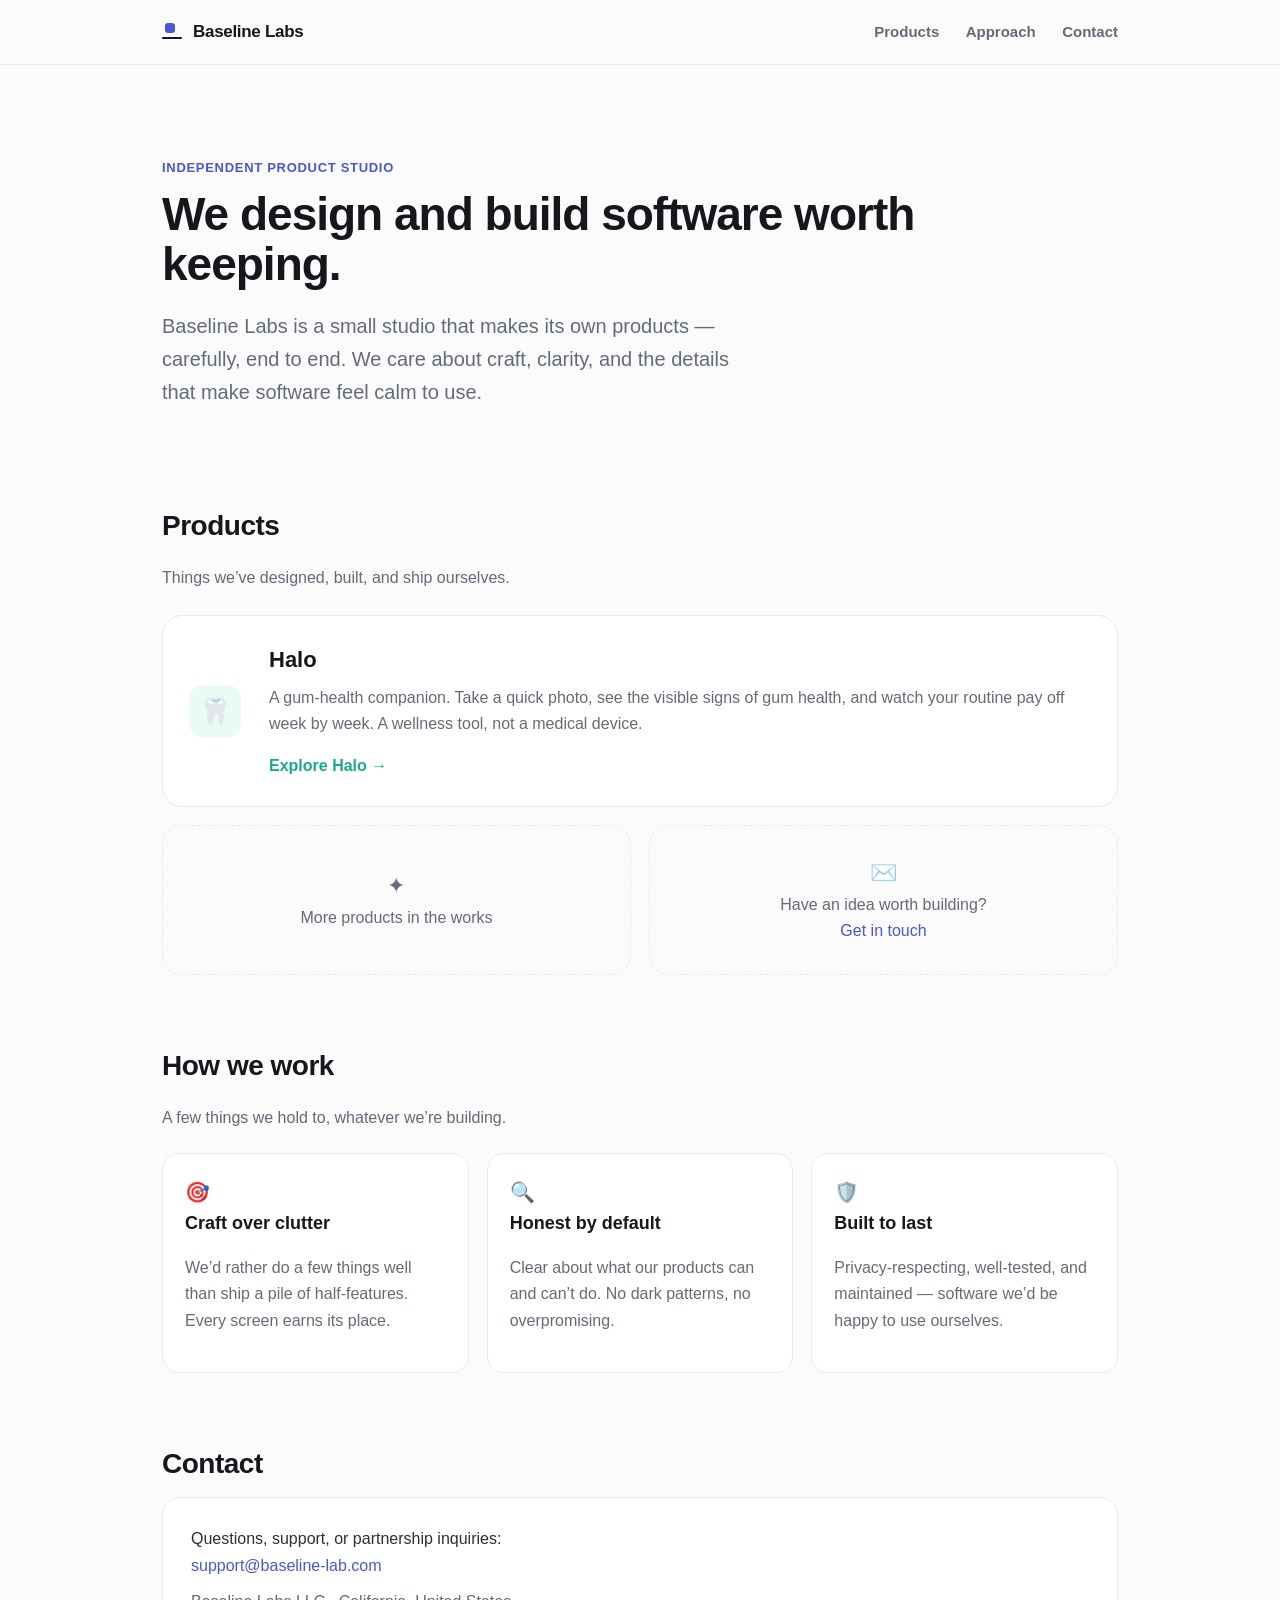
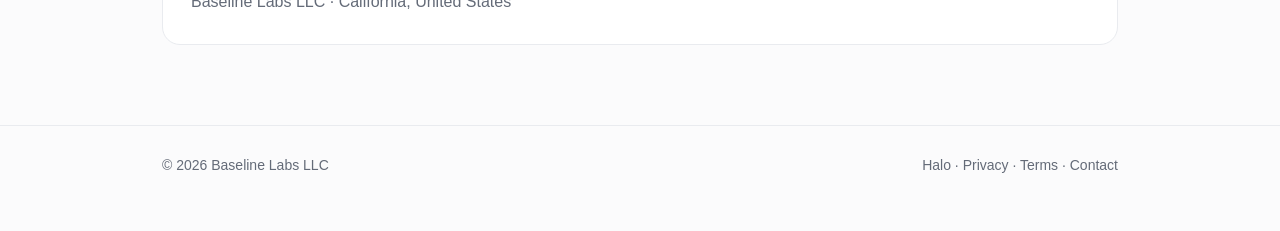
<file: index.html>
<!doctype html>
<html lang="en">
<head>
  <meta charset="utf-8" />
  <meta name="viewport" content="width=device-width, initial-scale=1" />
  <meta name="robots" content="noindex, nofollow, noarchive, nosnippet" />
  <title>Baseline Labs — an independent software product studio</title>
  <meta name="description" content="Baseline Labs is an independent studio that designs and builds its own software products. Our first app is Halo." />
  <link rel="stylesheet" href="/styles.css" />
</head>
<body>
  <header class="site-header">
    <div class="wrap">
      <a class="brand" href="/"><span class="mark"></span> Baseline Labs</a>
      <nav class="nav">
        <a href="#products">Products</a>
        <a href="#approach">Approach</a>
        <a href="#contact">Contact</a>
      </nav>
    </div>
  </header>

  <main>
    <div class="wrap">
      <section class="hero">
        <div class="eyebrow">Independent product studio</div>
        <h1>We design and build software worth keeping.</h1>
        <p class="lead">
          Baseline Labs is a small studio that makes its own products — carefully, end to end.
          We care about craft, clarity, and the details that make software feel calm to use.
        </p>
      </section>

      <section id="products">
        <div class="section-head">
          <h2>Products</h2>
          <p class="lead">Things we’ve designed, built, and ship ourselves.</p>
        </div>
        <div class="products">
          <a class="product-card featured theme-halo" href="/halo/">
            <div class="product-logo" style="background:var(--accent-soft)">🦷</div>
            <div class="pc-body">
              <h3>Halo</h3>
              <p>
                A gum-health companion. Take a quick photo, see the visible signs of gum health, and
                watch your routine pay off week by week. A wellness tool, not a medical device.
              </p>
              <div class="cta-row">Explore Halo →</div>
            </div>
          </a>

          <div class="more-card">
            <div>
              <div style="font-size:22px">✦</div>
              More products in the works
            </div>
          </div>
          <div class="more-card">
            <div>
              <div style="font-size:22px">✉️</div>
              Have an idea worth building?<br /><a href="#contact">Get in touch</a>
            </div>
          </div>
        </div>
      </section>

      <section id="approach">
        <div class="section-head">
          <h2>How we work</h2>
          <p class="lead">A few things we hold to, whatever we’re building.</p>
        </div>
        <div class="values">
          <div class="value">
            <div class="vi">🎯</div>
            <h3>Craft over clutter</h3>
            <p class="lead">We’d rather do a few things well than ship a pile of half-features. Every screen earns its place.</p>
          </div>
          <div class="value">
            <div class="vi">🔍</div>
            <h3>Honest by default</h3>
            <p class="lead">Clear about what our products can and can’t do. No dark patterns, no overpromising.</p>
          </div>
          <div class="value">
            <div class="vi">🛡️</div>
            <h3>Built to last</h3>
            <p class="lead">Privacy-respecting, well-tested, and maintained — software we’d be happy to use ourselves.</p>
          </div>
        </div>
      </section>

      <section id="contact">
        <h2>Contact</h2>
        <div class="contact">
          <p style="margin:0">
            Questions, support, or partnership inquiries:<br />
            <a href="mailto:support@baseline-lab.com">support@baseline-lab.com</a>
          </p>
          <p style="margin:10px 0 0; color:var(--muted)">Baseline Labs LLC · California, United States</p>
        </div>
      </section>
    </div>
  </main>

  <footer class="site-footer">
    <div class="wrap">
      <span>© 2026 Baseline Labs LLC</span>
      <span>
        <a href="/halo/">Halo</a> ·
        <a href="/halo/privacy.html">Privacy</a> ·
        <a href="/halo/terms.html">Terms</a> ·
        <a href="mailto:support@baseline-lab.com">Contact</a>
      </span>
    </div>
  </footer>
</body>
</html>
</file>
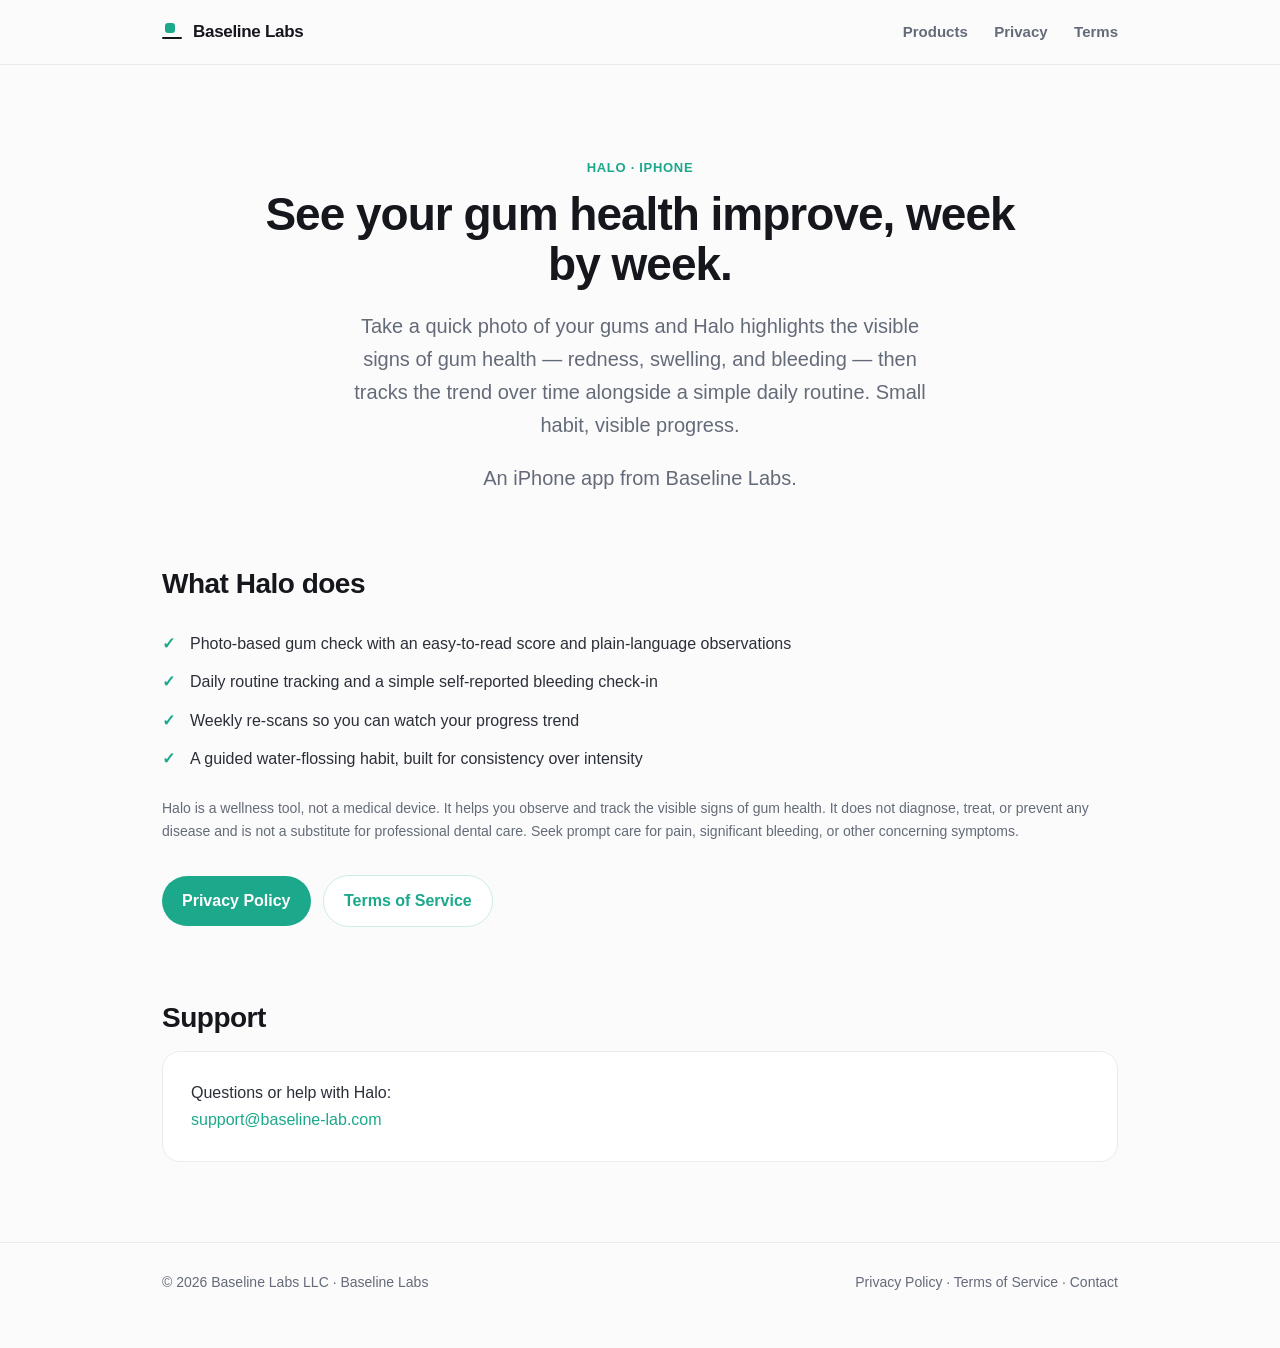
<file: halo/index.html>
<!doctype html>
<html lang="en">
<head>
  <meta charset="utf-8" />
  <meta name="viewport" content="width=device-width, initial-scale=1" />
  <meta name="robots" content="noindex, nofollow, noarchive, nosnippet" />
  <title>Halo — see your gum health improve, week by week</title>
  <meta name="description" content="Halo is a gum-health wellness app for iPhone. Take a quick photo, track the visible signs of gum health, and build a daily routine. A wellness tool, not a medical device." />
  <link rel="stylesheet" href="/styles.css" />
</head>
<body class="theme-halo">
  <header class="site-header">
    <div class="wrap">
      <a class="brand" href="/"><span class="mark"></span> Baseline Labs</a>
      <nav class="nav">
        <a href="/#products">Products</a>
        <a href="/halo/privacy.html">Privacy</a>
        <a href="/halo/terms.html">Terms</a>
      </nav>
    </div>
  </header>

  <main>
    <div class="wrap">
      <section class="hero" style="text-align:center; padding-bottom:12px">
        <div class="eyebrow">Halo · iPhone</div>
        <h1 style="margin-left:auto; margin-right:auto">See your gum health improve, week by week.</h1>
        <p class="lead" style="margin-left:auto; margin-right:auto">
          Take a quick photo of your gums and Halo highlights the visible signs of gum health —
          redness, swelling, and bleeding — then tracks the trend over time alongside a simple daily
          routine. Small habit, visible progress.
        </p>

        <p class="lead" style="margin-left:auto; margin-right:auto; color:var(--muted)">An iPhone app from Baseline Labs.</p>
      </section>

      <section>
        <div class="section-head">
          <h2>What Halo does</h2>
        </div>
        <ul class="feature-list">
          <li>Photo-based gum check with an easy-to-read score and plain-language observations</li>
          <li>Daily routine tracking and a simple self-reported bleeding check-in</li>
          <li>Weekly re-scans so you can watch your progress trend</li>
          <li>A guided water-flossing habit, built for consistency over intensity</li>
        </ul>
        <p class="disclaimer">
          Halo is a wellness tool, not a medical device. It helps you observe and track the visible signs of
          gum health. It does not diagnose, treat, or prevent any disease and is not a substitute for
          professional dental care. Seek prompt care for pain, significant bleeding, or other concerning
          symptoms.
        </p>
        <div>
          <a class="btn" href="/halo/privacy.html">Privacy Policy</a>
          <a class="btn ghost" href="/halo/terms.html">Terms of Service</a>
        </div>
      </section>

      <section id="contact">
        <h2>Support</h2>
        <div class="contact">
          <p style="margin:0">
            Questions or help with Halo:<br />
            <a href="mailto:support@baseline-lab.com">support@baseline-lab.com</a>
          </p>
        </div>
      </section>
    </div>
  </main>

  <footer class="site-footer">
    <div class="wrap">
      <span>© 2026 Baseline Labs LLC · <a href="/">Baseline Labs</a></span>
      <span>
        <a href="/halo/privacy.html">Privacy Policy</a> ·
        <a href="/halo/terms.html">Terms of Service</a> ·
        <a href="mailto:support@baseline-lab.com">Contact</a>
      </span>
    </div>
  </footer>
</body>
</html>
</file>
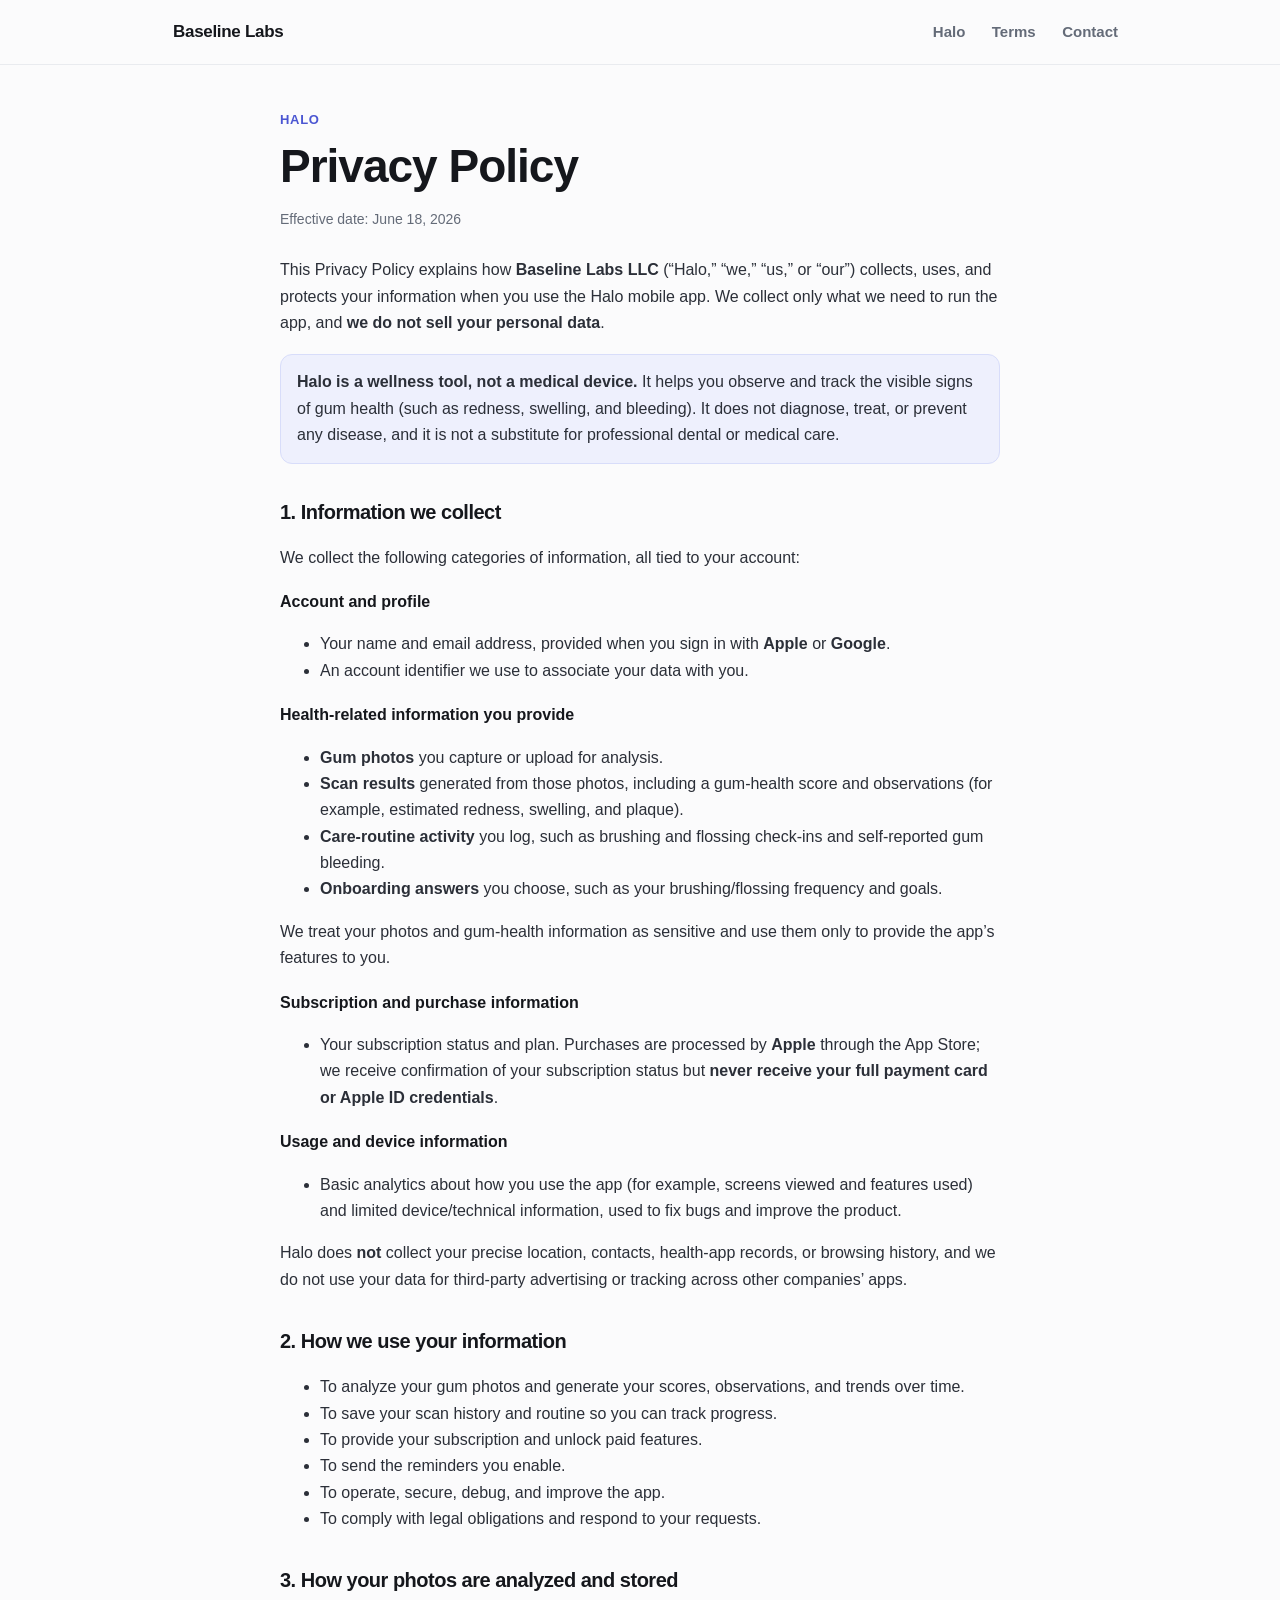
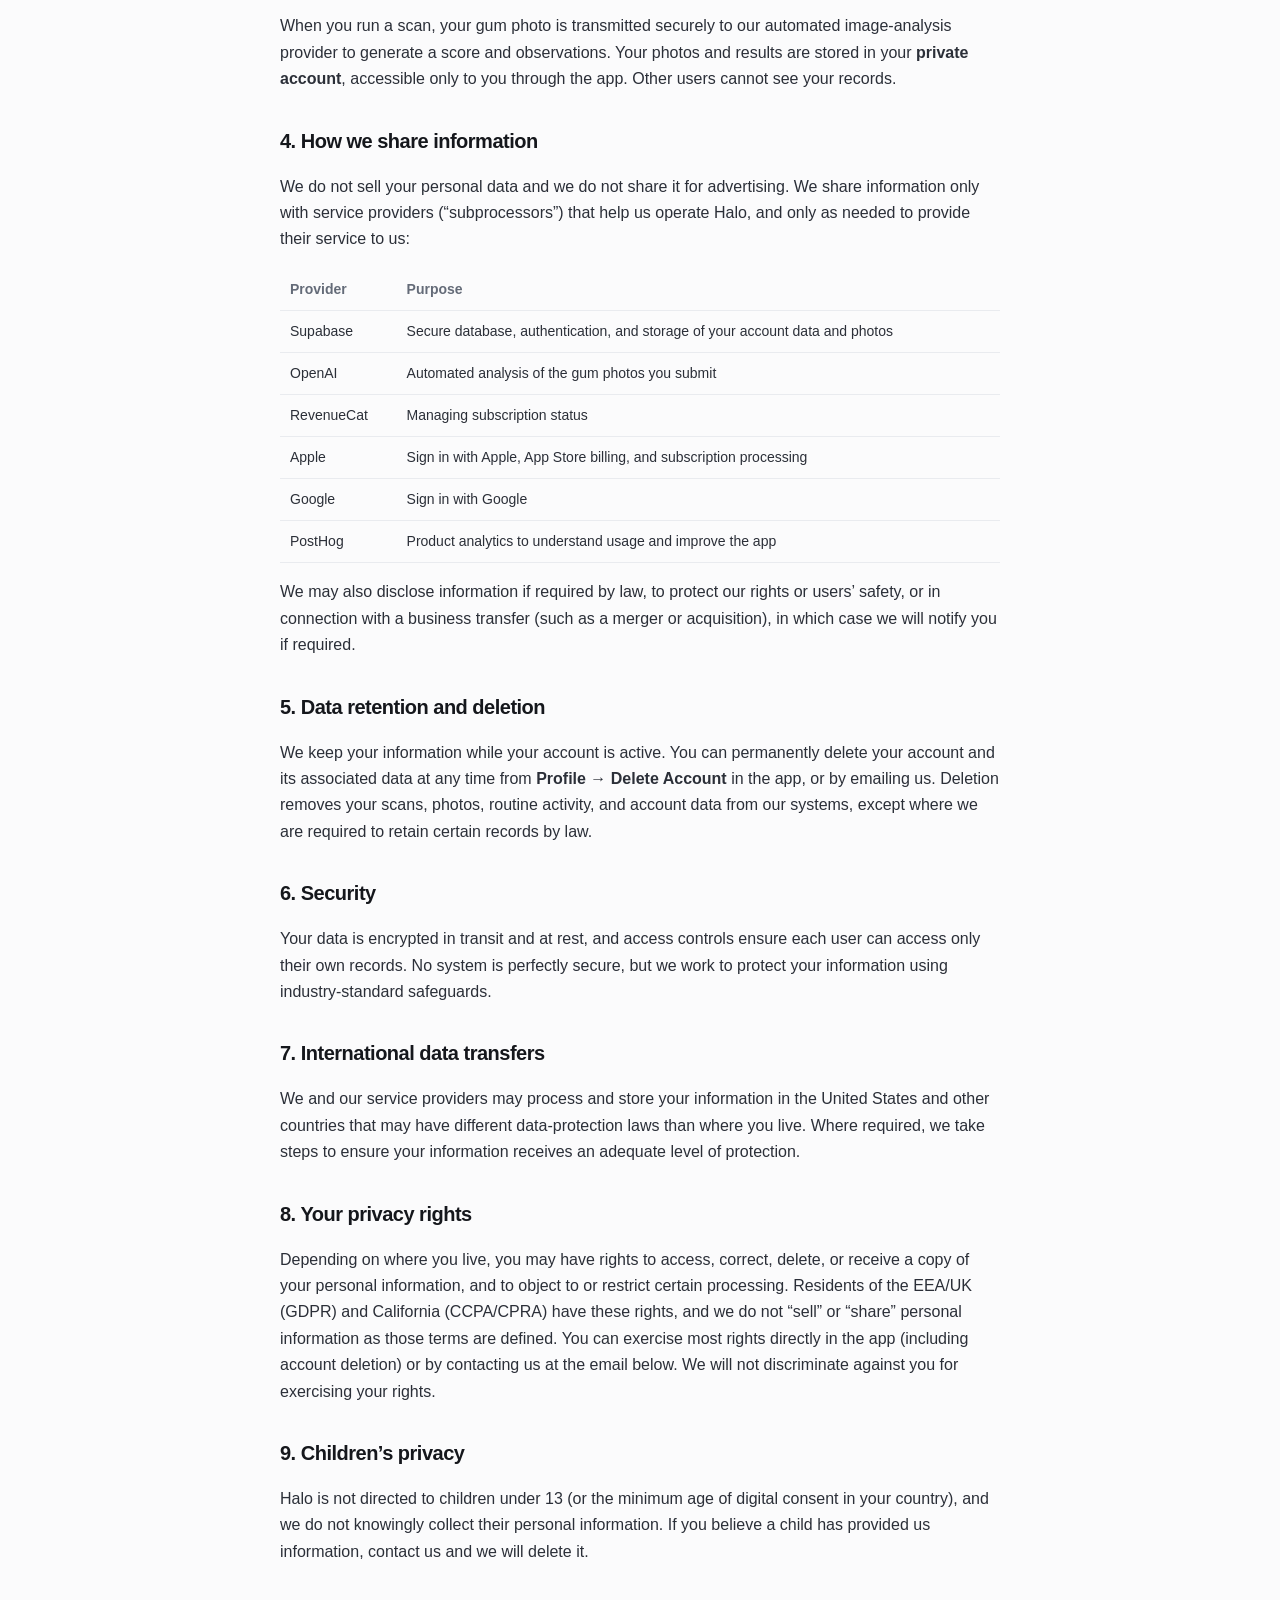
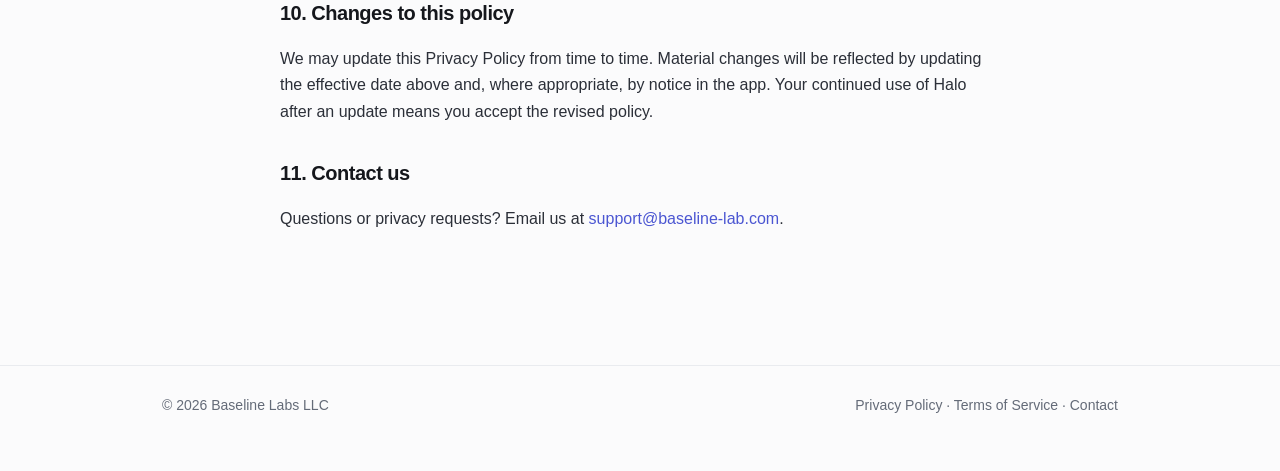
<file: privacy.html>
<!doctype html>
<!--
  Halo — Privacy Policy (hostable webpage for App Store Connect "Privacy Policy URL"
  and the Google OAuth consent screen). Plain-language policy reflecting the app's
  actual data flows. Have counsel review before relying on it.
-->
<html lang="en">
<head>
  <meta charset="utf-8" />
  <meta name="viewport" content="width=device-width, initial-scale=1" />
  <title>Privacy Policy — Halo</title>
  <link rel="stylesheet" href="styles.css" />
</head>
<body>
  <header class="site-header">
    <div class="wrap">
      <a class="brand" href="/"><span class="dot"></span> Baseline Labs</a>
      <nav class="nav">
        <a href="/#halo">Halo</a>
        <a href="terms.html">Terms</a>
        <a href="/#contact">Contact</a>
      </nav>
    </div>
  </header>

  <main class="wrap narrow legal">
    <div class="eyebrow">Halo</div>
    <h1>Privacy Policy</h1>
    <p class="meta">Effective date: June 18, 2026</p>

    <p>
      This Privacy Policy explains how <strong>Baseline Labs LLC</strong> (“Halo,” “we,” “us,” or “our”)
      collects, uses, and protects your information when you use the Halo mobile app. We collect only what
      we need to run the app, and <strong>we do not sell your personal data</strong>.
    </p>

    <div class="callout">
      <strong>Halo is a wellness tool, not a medical device.</strong> It helps you observe and track the
      visible signs of gum health (such as redness, swelling, and bleeding). It does not diagnose, treat, or
      prevent any disease, and it is not a substitute for professional dental or medical care.
    </div>

    <h2>1. Information we collect</h2>
    <p>We collect the following categories of information, all tied to your account:</p>

    <h3>Account and profile</h3>
    <ul>
      <li>Your name and email address, provided when you sign in with <strong>Apple</strong> or <strong>Google</strong>.</li>
      <li>An account identifier we use to associate your data with you.</li>
    </ul>

    <h3>Health-related information you provide</h3>
    <ul>
      <li><strong>Gum photos</strong> you capture or upload for analysis.</li>
      <li><strong>Scan results</strong> generated from those photos, including a gum-health score and observations (for example, estimated redness, swelling, and plaque).</li>
      <li><strong>Care-routine activity</strong> you log, such as brushing and flossing check-ins and self-reported gum bleeding.</li>
      <li><strong>Onboarding answers</strong> you choose, such as your brushing/flossing frequency and goals.</li>
    </ul>
    <p>We treat your photos and gum-health information as sensitive and use them only to provide the app’s features to you.</p>

    <h3>Subscription and purchase information</h3>
    <ul>
      <li>Your subscription status and plan. Purchases are processed by <strong>Apple</strong> through the App Store; we receive confirmation of your subscription status but <strong>never receive your full payment card or Apple ID credentials</strong>.</li>
    </ul>

    <h3>Usage and device information</h3>
    <ul>
      <li>Basic analytics about how you use the app (for example, screens viewed and features used) and limited device/technical information, used to fix bugs and improve the product.</li>
    </ul>

    <p>
      Halo does <strong>not</strong> collect your precise location, contacts, health-app records, or browsing
      history, and we do not use your data for third-party advertising or tracking across other companies’ apps.
    </p>

    <h2>2. How we use your information</h2>
    <ul>
      <li>To analyze your gum photos and generate your scores, observations, and trends over time.</li>
      <li>To save your scan history and routine so you can track progress.</li>
      <li>To provide your subscription and unlock paid features.</li>
      <li>To send the reminders you enable.</li>
      <li>To operate, secure, debug, and improve the app.</li>
      <li>To comply with legal obligations and respond to your requests.</li>
    </ul>

    <h2>3. How your photos are analyzed and stored</h2>
    <p>
      When you run a scan, your gum photo is transmitted securely to our automated image-analysis provider to
      generate a score and observations. Your photos and results are stored in your <strong>private account</strong>,
      accessible only to you through the app. Other users cannot see your records.
    </p>

    <h2>4. How we share information</h2>
    <p>
      We do not sell your personal data and we do not share it for advertising. We share information only with
      service providers (“subprocessors”) that help us operate Halo, and only as needed to provide their service to us:
    </p>
    <table>
      <tr><th>Provider</th><th>Purpose</th></tr>
      <tr><td>Supabase</td><td>Secure database, authentication, and storage of your account data and photos</td></tr>
      <tr><td>OpenAI</td><td>Automated analysis of the gum photos you submit</td></tr>
      <tr><td>RevenueCat</td><td>Managing subscription status</td></tr>
      <tr><td>Apple</td><td>Sign in with Apple, App Store billing, and subscription processing</td></tr>
      <tr><td>Google</td><td>Sign in with Google</td></tr>
      <tr><td>PostHog</td><td>Product analytics to understand usage and improve the app</td></tr>
    </table>
    <p>
      We may also disclose information if required by law, to protect our rights or users’ safety, or in
      connection with a business transfer (such as a merger or acquisition), in which case we will notify you
      if required.
    </p>

    <h2>5. Data retention and deletion</h2>
    <p>
      We keep your information while your account is active. You can permanently delete your account and its
      associated data at any time from <strong>Profile → Delete Account</strong> in the app, or by emailing us.
      Deletion removes your scans, photos, routine activity, and account data from our systems, except where we
      are required to retain certain records by law.
    </p>

    <h2>6. Security</h2>
    <p>
      Your data is encrypted in transit and at rest, and access controls ensure each user can access only their
      own records. No system is perfectly secure, but we work to protect your information using industry-standard
      safeguards.
    </p>

    <h2>7. International data transfers</h2>
    <p>
      We and our service providers may process and store your information in the United States and other
      countries that may have different data-protection laws than where you live. Where required, we take steps
      to ensure your information receives an adequate level of protection.
    </p>

    <h2>8. Your privacy rights</h2>
    <p>
      Depending on where you live, you may have rights to access, correct, delete, or receive a copy of your
      personal information, and to object to or restrict certain processing. Residents of the EEA/UK (GDPR) and
      California (CCPA/CPRA) have these rights, and we do not “sell” or “share” personal information as those
      terms are defined. You can exercise most rights directly in the app (including account deletion) or by
      contacting us at the email below. We will not discriminate against you for exercising your rights.
    </p>

    <h2>9. Children’s privacy</h2>
    <p>
      Halo is not directed to children under 13 (or the minimum age of digital consent in your country), and we
      do not knowingly collect their personal information. If you believe a child has provided us information,
      contact us and we will delete it.
    </p>

    <h2>10. Changes to this policy</h2>
    <p>
      We may update this Privacy Policy from time to time. Material changes will be reflected by updating the
      effective date above and, where appropriate, by notice in the app. Your continued use of Halo after an
      update means you accept the revised policy.
    </p>

    <h2>11. Contact us</h2>
    <p>
      Questions or privacy requests? Email us at
      <a href="mailto:support@baseline-lab.com">support@baseline-lab.com</a>.
    </p>
  </main>

  <footer class="site-footer">
    <div class="wrap">
      <span>© 2026 Baseline Labs LLC</span>
      <span>
        <a href="privacy.html">Privacy Policy</a> ·
        <a href="terms.html">Terms of Service</a> ·
        <a href="mailto:support@baseline-lab.com">Contact</a>
      </span>
    </div>
  </footer>
</body>
</html>
</file>
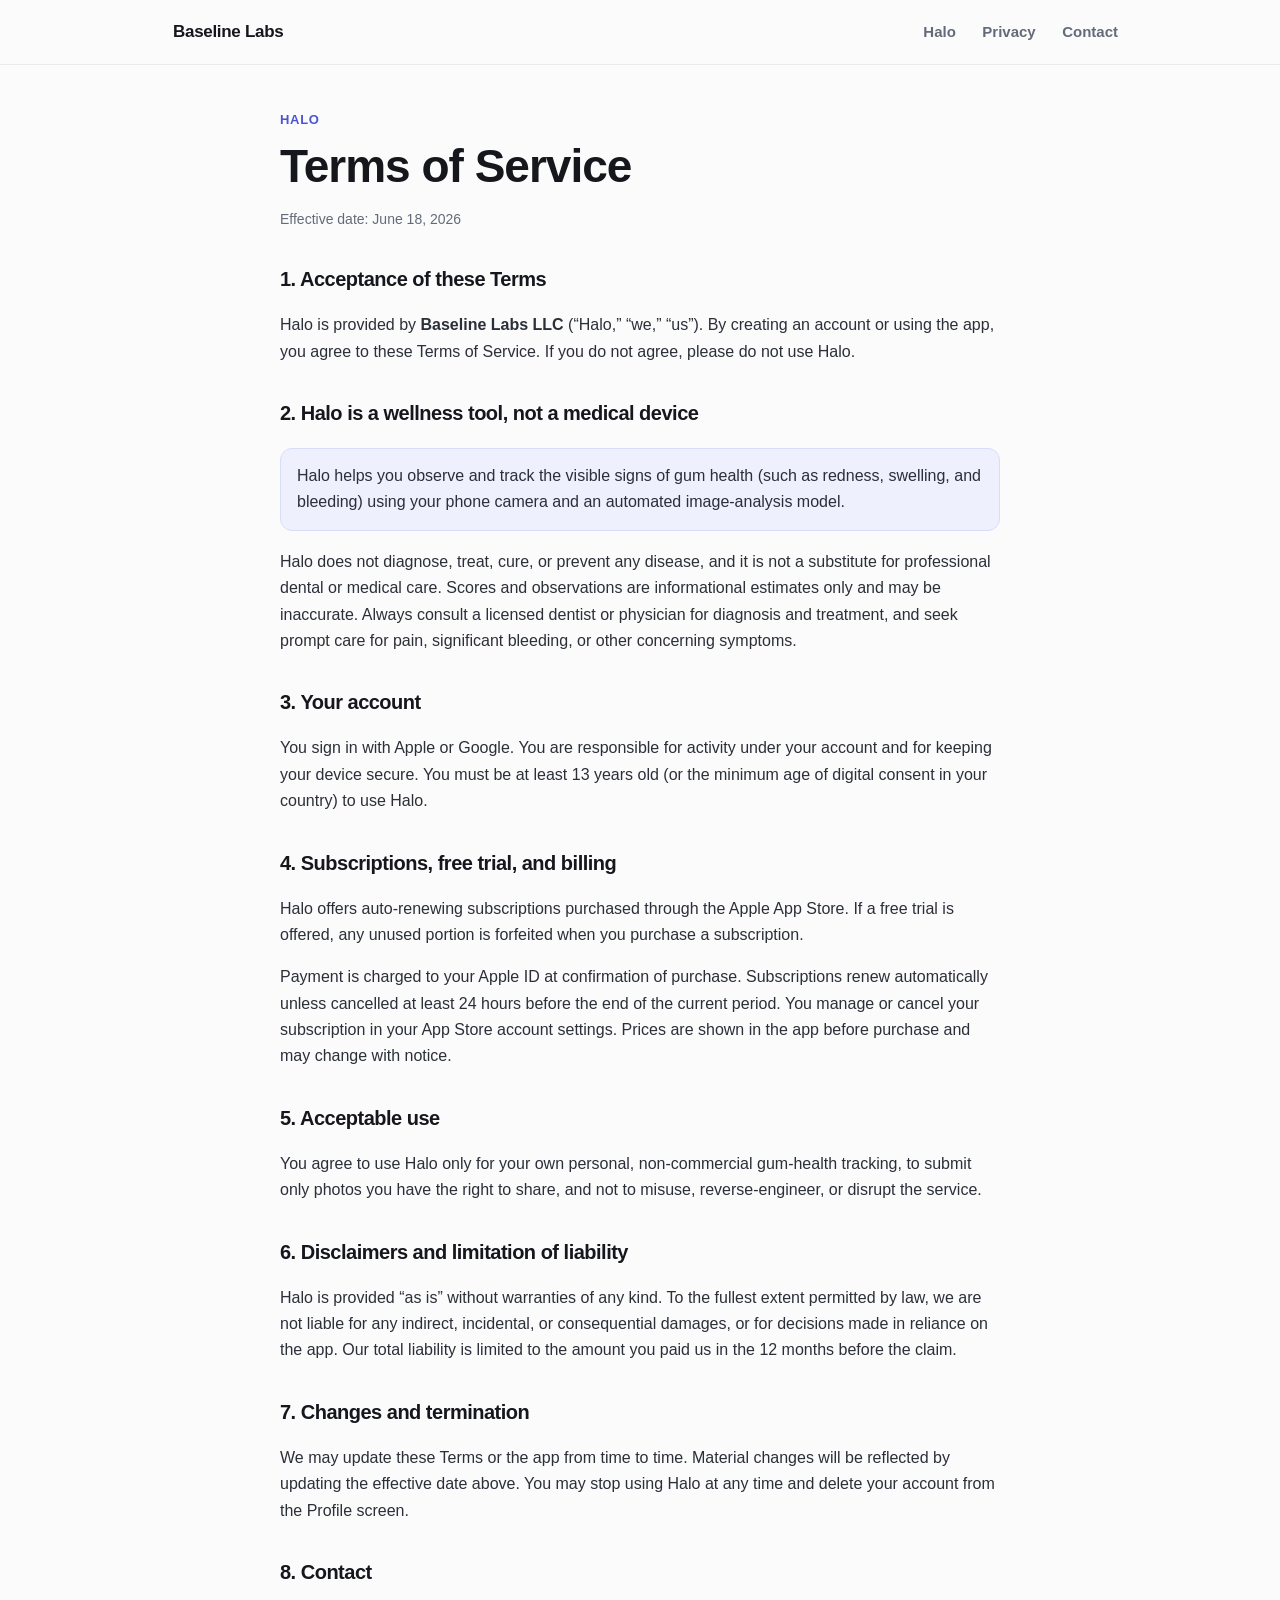
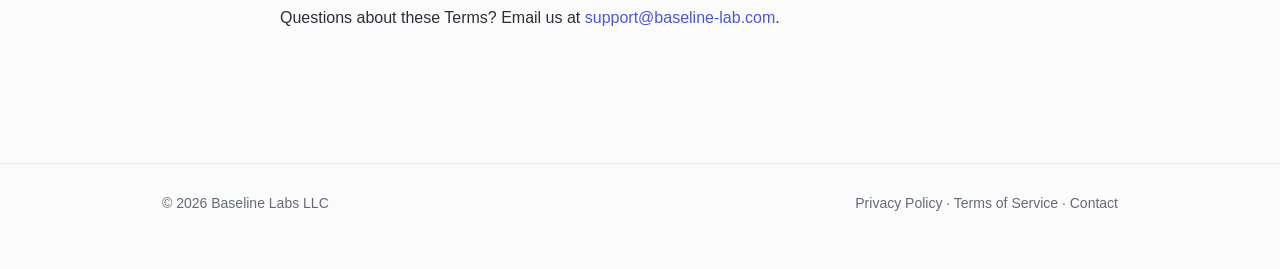
<file: terms.html>
<!doctype html>
<html lang="en">
<head>
  <meta charset="utf-8" />
  <meta name="viewport" content="width=device-width, initial-scale=1" />
  <title>Terms of Service — Halo</title>
  <link rel="stylesheet" href="styles.css" />
</head>
<body>
  <header class="site-header">
    <div class="wrap">
      <a class="brand" href="/"><span class="dot"></span> Baseline Labs</a>
      <nav class="nav">
        <a href="/#halo">Halo</a>
        <a href="privacy.html">Privacy</a>
        <a href="/#contact">Contact</a>
      </nav>
    </div>
  </header>

  <main class="wrap narrow legal">
    <div class="eyebrow">Halo</div>
    <h1>Terms of Service</h1>
    <p class="meta">Effective date: June 18, 2026</p>

    <h2>1. Acceptance of these Terms</h2>
    <p>
      Halo is provided by <strong>Baseline Labs LLC</strong> (“Halo,” “we,” “us”). By creating an account or
      using the app, you agree to these Terms of Service. If you do not agree, please do not use Halo.
    </p>

    <h2>2. Halo is a wellness tool, not a medical device</h2>
    <div class="callout">
      Halo helps you observe and track the visible signs of gum health (such as redness, swelling, and
      bleeding) using your phone camera and an automated image-analysis model.
    </div>
    <p>
      Halo does not diagnose, treat, cure, or prevent any disease, and it is not a substitute for
      professional dental or medical care. Scores and observations are informational estimates only and may
      be inaccurate. Always consult a licensed dentist or physician for diagnosis and treatment, and seek
      prompt care for pain, significant bleeding, or other concerning symptoms.
    </p>

    <h2>3. Your account</h2>
    <p>
      You sign in with Apple or Google. You are responsible for activity under your account and for keeping
      your device secure. You must be at least 13 years old (or the minimum age of digital consent in your
      country) to use Halo.
    </p>

    <h2>4. Subscriptions, free trial, and billing</h2>
    <p>
      Halo offers auto-renewing subscriptions purchased through the Apple App Store. If a free trial is
      offered, any unused portion is forfeited when you purchase a subscription.
    </p>
    <p>
      Payment is charged to your Apple ID at confirmation of purchase. Subscriptions renew automatically
      unless cancelled at least 24 hours before the end of the current period. You manage or cancel your
      subscription in your App Store account settings. Prices are shown in the app before purchase and may
      change with notice.
    </p>

    <h2>5. Acceptable use</h2>
    <p>
      You agree to use Halo only for your own personal, non-commercial gum-health tracking, to submit only
      photos you have the right to share, and not to misuse, reverse-engineer, or disrupt the service.
    </p>

    <h2>6. Disclaimers and limitation of liability</h2>
    <p>
      Halo is provided “as is” without warranties of any kind. To the fullest extent permitted by law, we are
      not liable for any indirect, incidental, or consequential damages, or for decisions made in reliance on
      the app. Our total liability is limited to the amount you paid us in the 12 months before the claim.
    </p>

    <h2>7. Changes and termination</h2>
    <p>
      We may update these Terms or the app from time to time. Material changes will be reflected by updating
      the effective date above. You may stop using Halo at any time and delete your account from the Profile
      screen.
    </p>

    <h2>8. Contact</h2>
    <p>Questions about these Terms? Email us at <a href="mailto:support@baseline-lab.com">support@baseline-lab.com</a>.</p>
  </main>

  <footer class="site-footer">
    <div class="wrap">
      <span>© 2026 Baseline Labs LLC</span>
      <span>
        <a href="privacy.html">Privacy Policy</a> ·
        <a href="terms.html">Terms of Service</a> ·
        <a href="mailto:support@baseline-lab.com">Contact</a>
      </span>
    </div>
  </footer>
</body>
</html>
</file>
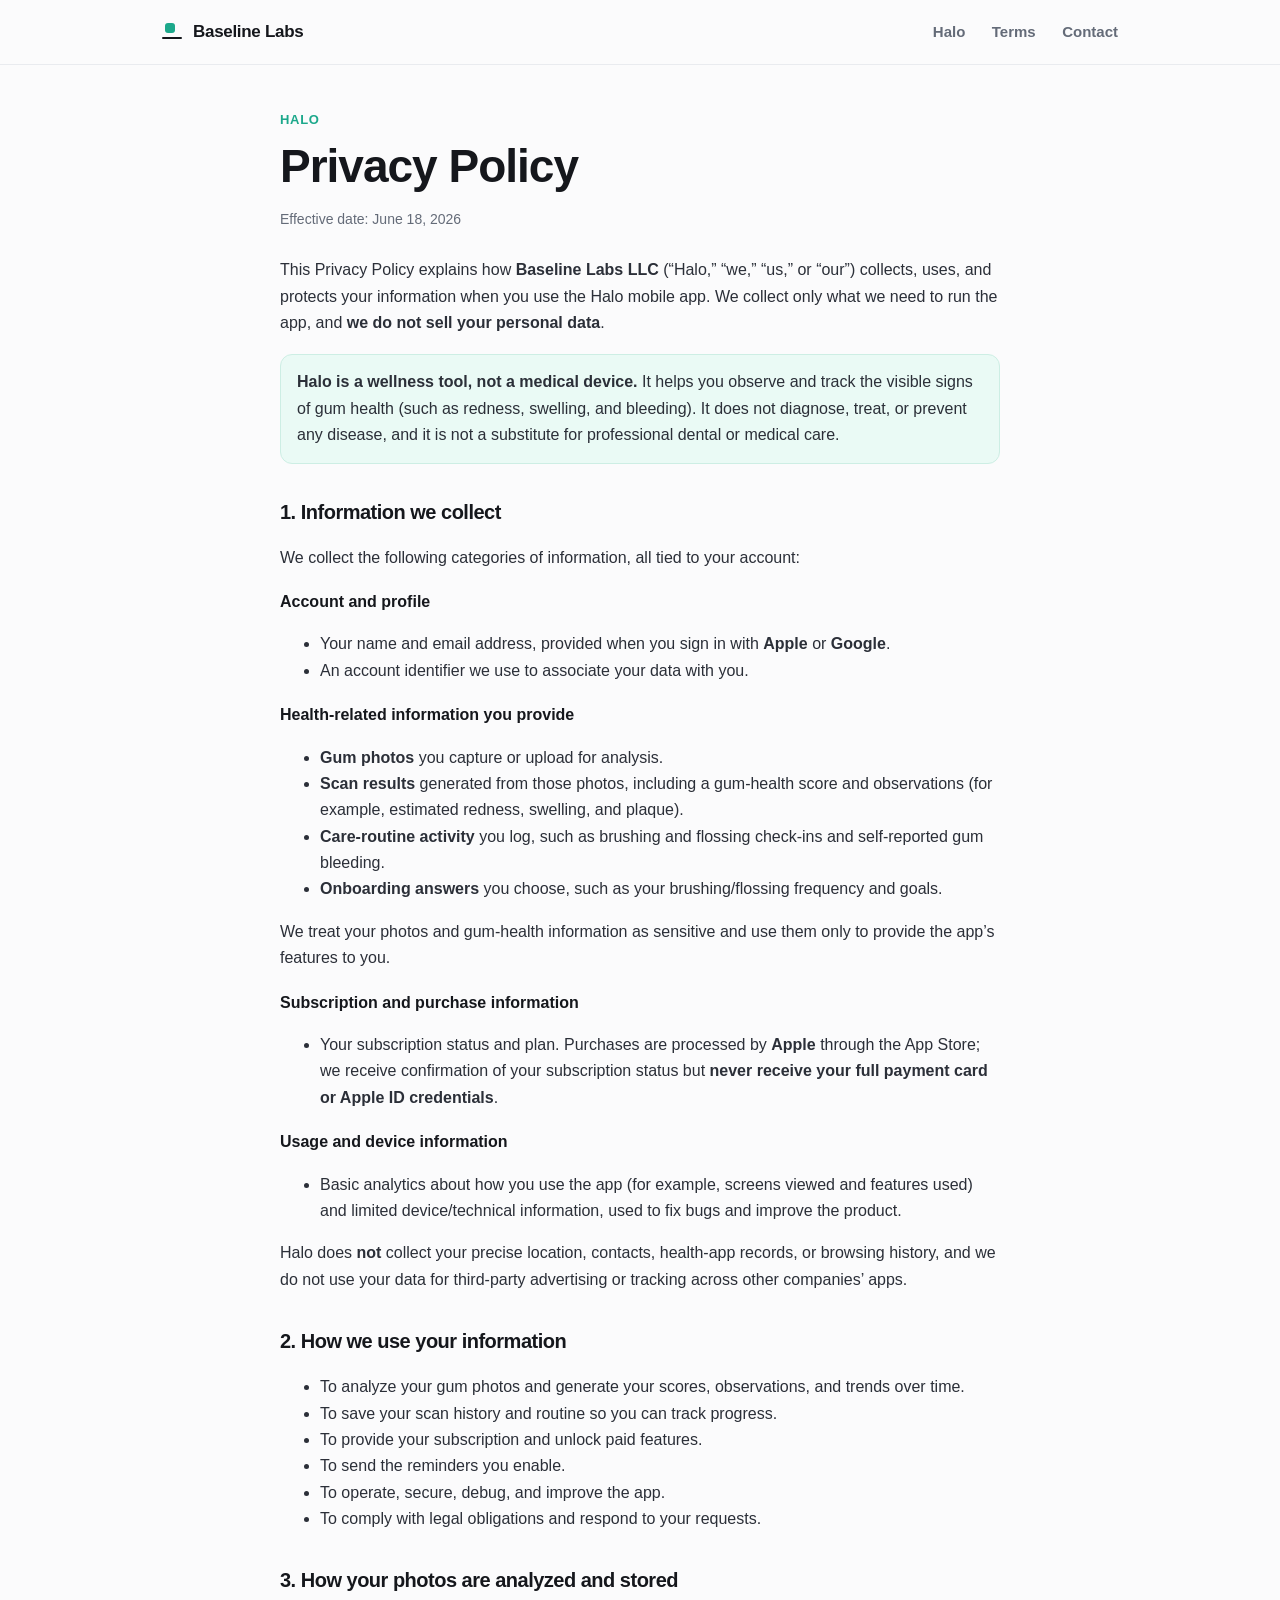
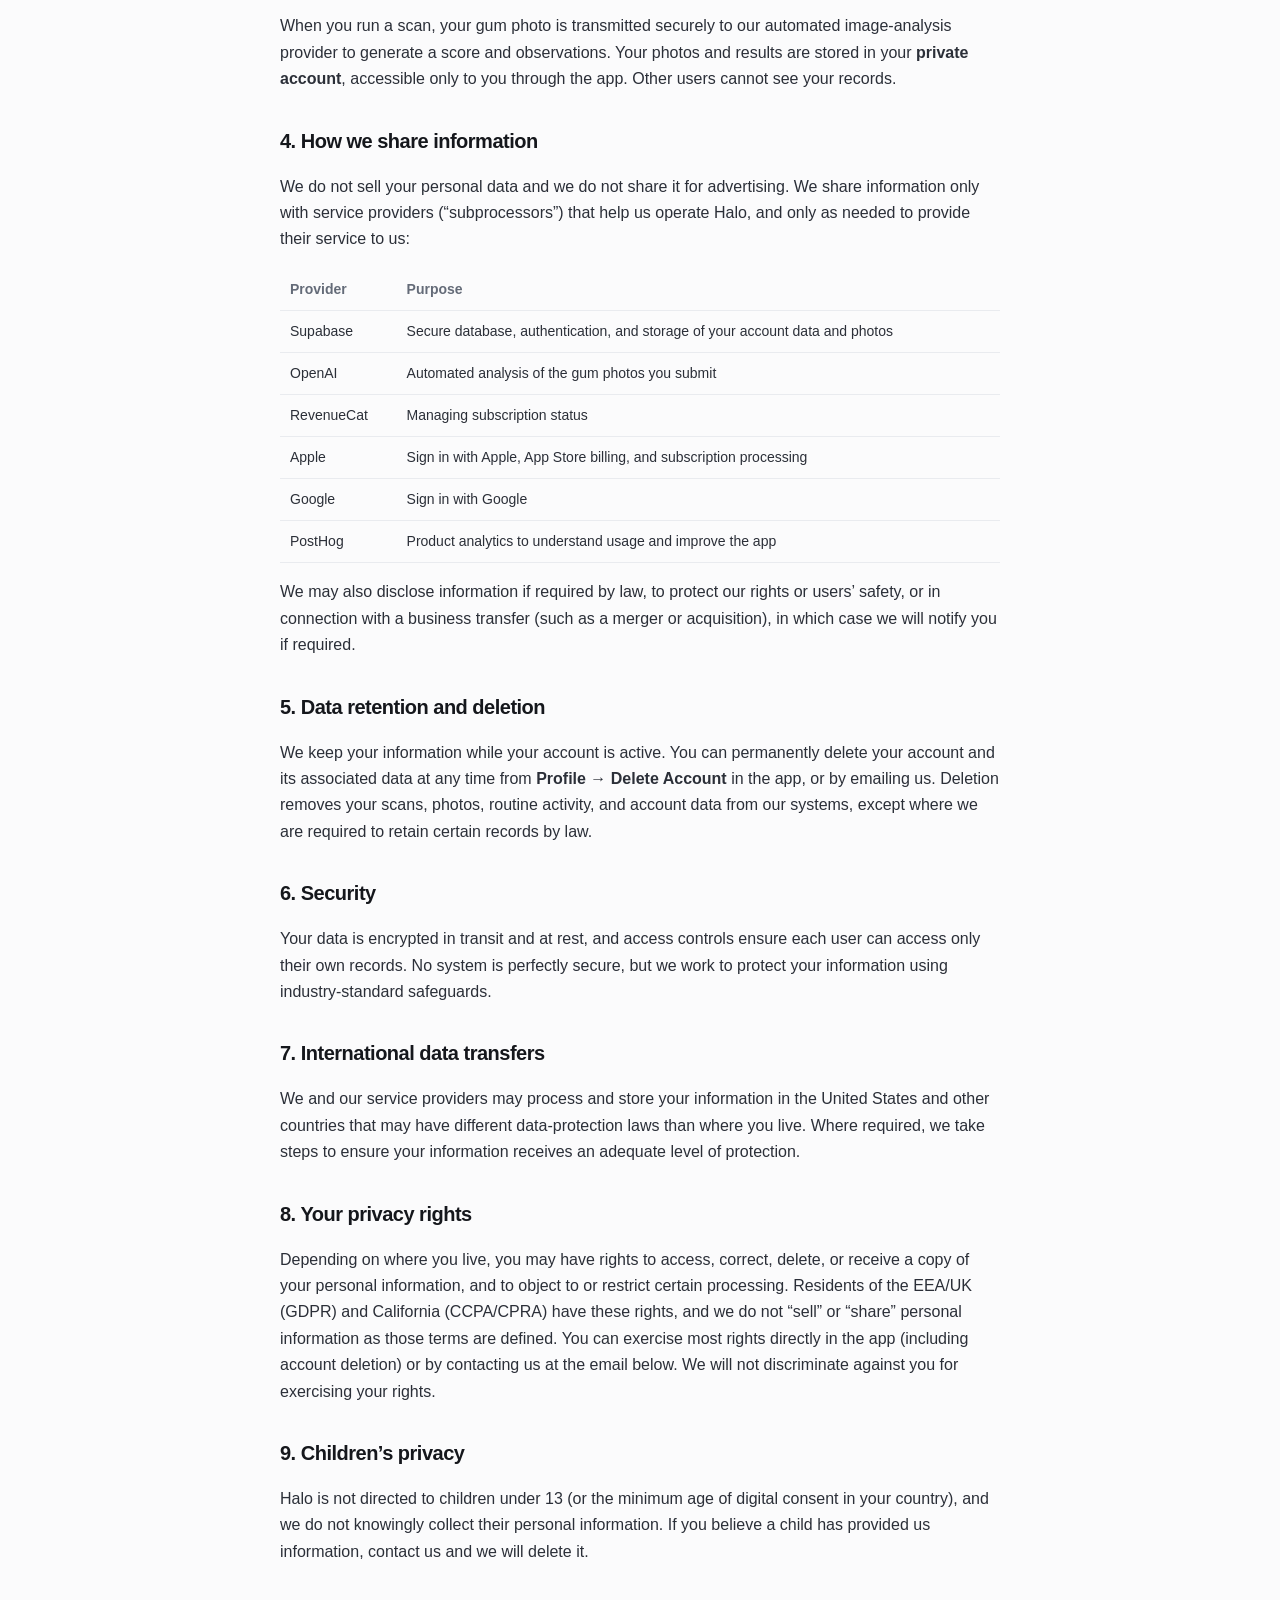
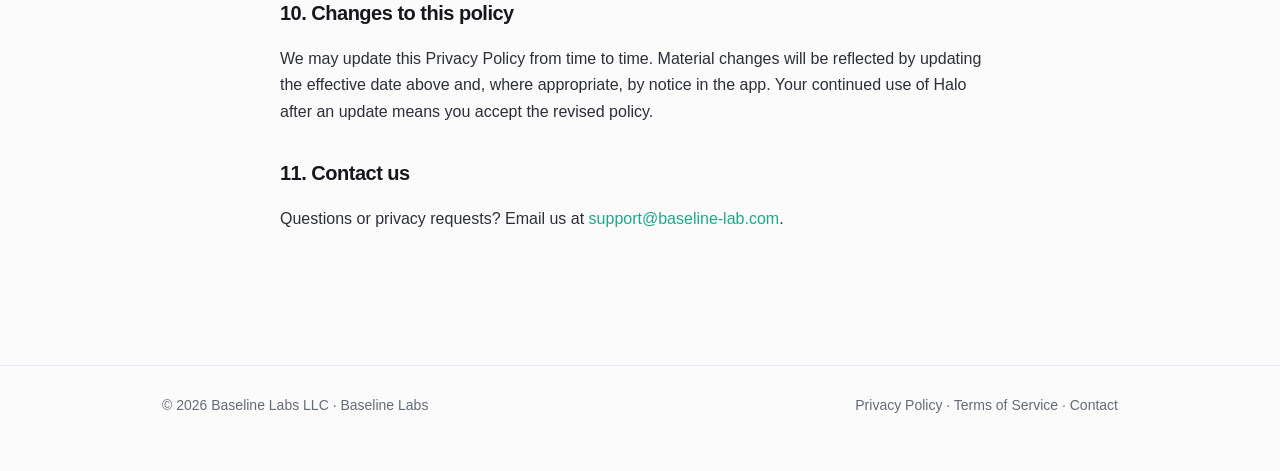
<file: halo/privacy.html>
<!doctype html>
<!--
  Halo — Privacy Policy. Use this URL for App Store Connect "Privacy Policy URL"
  and the Google OAuth consent screen: https://baseline-lab.com/halo/privacy.html
  Plain-language policy reflecting the app's actual data flows. Have counsel review.
-->
<html lang="en">
<head>
  <meta charset="utf-8" />
  <meta name="viewport" content="width=device-width, initial-scale=1" />
  <meta name="robots" content="noindex, nofollow, noarchive, nosnippet" />
  <title>Privacy Policy — Halo</title>
  <link rel="stylesheet" href="/styles.css" />
</head>
<body class="theme-halo">
  <header class="site-header">
    <div class="wrap">
      <a class="brand" href="/"><span class="mark"></span> Baseline Labs</a>
      <nav class="nav">
        <a href="/halo/">Halo</a>
        <a href="/halo/terms.html">Terms</a>
        <a href="mailto:support@baseline-lab.com">Contact</a>
      </nav>
    </div>
  </header>

  <main class="wrap narrow legal">
    <div class="eyebrow">Halo</div>
    <h1>Privacy Policy</h1>
    <p class="meta">Effective date: June 18, 2026</p>

    <p>
      This Privacy Policy explains how <strong>Baseline Labs LLC</strong> (“Halo,” “we,” “us,” or “our”)
      collects, uses, and protects your information when you use the Halo mobile app. We collect only what
      we need to run the app, and <strong>we do not sell your personal data</strong>.
    </p>

    <div class="callout">
      <strong>Halo is a wellness tool, not a medical device.</strong> It helps you observe and track the
      visible signs of gum health (such as redness, swelling, and bleeding). It does not diagnose, treat, or
      prevent any disease, and it is not a substitute for professional dental or medical care.
    </div>

    <h2>1. Information we collect</h2>
    <p>We collect the following categories of information, all tied to your account:</p>

    <h3>Account and profile</h3>
    <ul>
      <li>Your name and email address, provided when you sign in with <strong>Apple</strong> or <strong>Google</strong>.</li>
      <li>An account identifier we use to associate your data with you.</li>
    </ul>

    <h3>Health-related information you provide</h3>
    <ul>
      <li><strong>Gum photos</strong> you capture or upload for analysis.</li>
      <li><strong>Scan results</strong> generated from those photos, including a gum-health score and observations (for example, estimated redness, swelling, and plaque).</li>
      <li><strong>Care-routine activity</strong> you log, such as brushing and flossing check-ins and self-reported gum bleeding.</li>
      <li><strong>Onboarding answers</strong> you choose, such as your brushing/flossing frequency and goals.</li>
    </ul>
    <p>We treat your photos and gum-health information as sensitive and use them only to provide the app’s features to you.</p>

    <h3>Subscription and purchase information</h3>
    <ul>
      <li>Your subscription status and plan. Purchases are processed by <strong>Apple</strong> through the App Store; we receive confirmation of your subscription status but <strong>never receive your full payment card or Apple ID credentials</strong>.</li>
    </ul>

    <h3>Usage and device information</h3>
    <ul>
      <li>Basic analytics about how you use the app (for example, screens viewed and features used) and limited device/technical information, used to fix bugs and improve the product.</li>
    </ul>

    <p>
      Halo does <strong>not</strong> collect your precise location, contacts, health-app records, or browsing
      history, and we do not use your data for third-party advertising or tracking across other companies’ apps.
    </p>

    <h2>2. How we use your information</h2>
    <ul>
      <li>To analyze your gum photos and generate your scores, observations, and trends over time.</li>
      <li>To save your scan history and routine so you can track progress.</li>
      <li>To provide your subscription and unlock paid features.</li>
      <li>To send the reminders you enable.</li>
      <li>To operate, secure, debug, and improve the app.</li>
      <li>To comply with legal obligations and respond to your requests.</li>
    </ul>

    <h2>3. How your photos are analyzed and stored</h2>
    <p>
      When you run a scan, your gum photo is transmitted securely to our automated image-analysis provider to
      generate a score and observations. Your photos and results are stored in your <strong>private account</strong>,
      accessible only to you through the app. Other users cannot see your records.
    </p>

    <h2>4. How we share information</h2>
    <p>
      We do not sell your personal data and we do not share it for advertising. We share information only with
      service providers (“subprocessors”) that help us operate Halo, and only as needed to provide their service to us:
    </p>
    <table>
      <tr><th>Provider</th><th>Purpose</th></tr>
      <tr><td>Supabase</td><td>Secure database, authentication, and storage of your account data and photos</td></tr>
      <tr><td>OpenAI</td><td>Automated analysis of the gum photos you submit</td></tr>
      <tr><td>RevenueCat</td><td>Managing subscription status</td></tr>
      <tr><td>Apple</td><td>Sign in with Apple, App Store billing, and subscription processing</td></tr>
      <tr><td>Google</td><td>Sign in with Google</td></tr>
      <tr><td>PostHog</td><td>Product analytics to understand usage and improve the app</td></tr>
    </table>
    <p>
      We may also disclose information if required by law, to protect our rights or users’ safety, or in
      connection with a business transfer (such as a merger or acquisition), in which case we will notify you
      if required.
    </p>

    <h2>5. Data retention and deletion</h2>
    <p>
      We keep your information while your account is active. You can permanently delete your account and its
      associated data at any time from <strong>Profile → Delete Account</strong> in the app, or by emailing us.
      Deletion removes your scans, photos, routine activity, and account data from our systems, except where we
      are required to retain certain records by law.
    </p>

    <h2>6. Security</h2>
    <p>
      Your data is encrypted in transit and at rest, and access controls ensure each user can access only their
      own records. No system is perfectly secure, but we work to protect your information using industry-standard
      safeguards.
    </p>

    <h2>7. International data transfers</h2>
    <p>
      We and our service providers may process and store your information in the United States and other
      countries that may have different data-protection laws than where you live. Where required, we take steps
      to ensure your information receives an adequate level of protection.
    </p>

    <h2>8. Your privacy rights</h2>
    <p>
      Depending on where you live, you may have rights to access, correct, delete, or receive a copy of your
      personal information, and to object to or restrict certain processing. Residents of the EEA/UK (GDPR) and
      California (CCPA/CPRA) have these rights, and we do not “sell” or “share” personal information as those
      terms are defined. You can exercise most rights directly in the app (including account deletion) or by
      contacting us at the email below. We will not discriminate against you for exercising your rights.
    </p>

    <h2>9. Children’s privacy</h2>
    <p>
      Halo is not directed to children under 13 (or the minimum age of digital consent in your country), and we
      do not knowingly collect their personal information. If you believe a child has provided us information,
      contact us and we will delete it.
    </p>

    <h2>10. Changes to this policy</h2>
    <p>
      We may update this Privacy Policy from time to time. Material changes will be reflected by updating the
      effective date above and, where appropriate, by notice in the app. Your continued use of Halo after an
      update means you accept the revised policy.
    </p>

    <h2>11. Contact us</h2>
    <p>
      Questions or privacy requests? Email us at
      <a href="mailto:support@baseline-lab.com">support@baseline-lab.com</a>.
    </p>
  </main>

  <footer class="site-footer">
    <div class="wrap">
      <span>© 2026 Baseline Labs LLC · <a href="/">Baseline Labs</a></span>
      <span>
        <a href="/halo/privacy.html">Privacy Policy</a> ·
        <a href="/halo/terms.html">Terms of Service</a> ·
        <a href="mailto:support@baseline-lab.com">Contact</a>
      </span>
    </div>
  </footer>
</body>
</html>
</file>
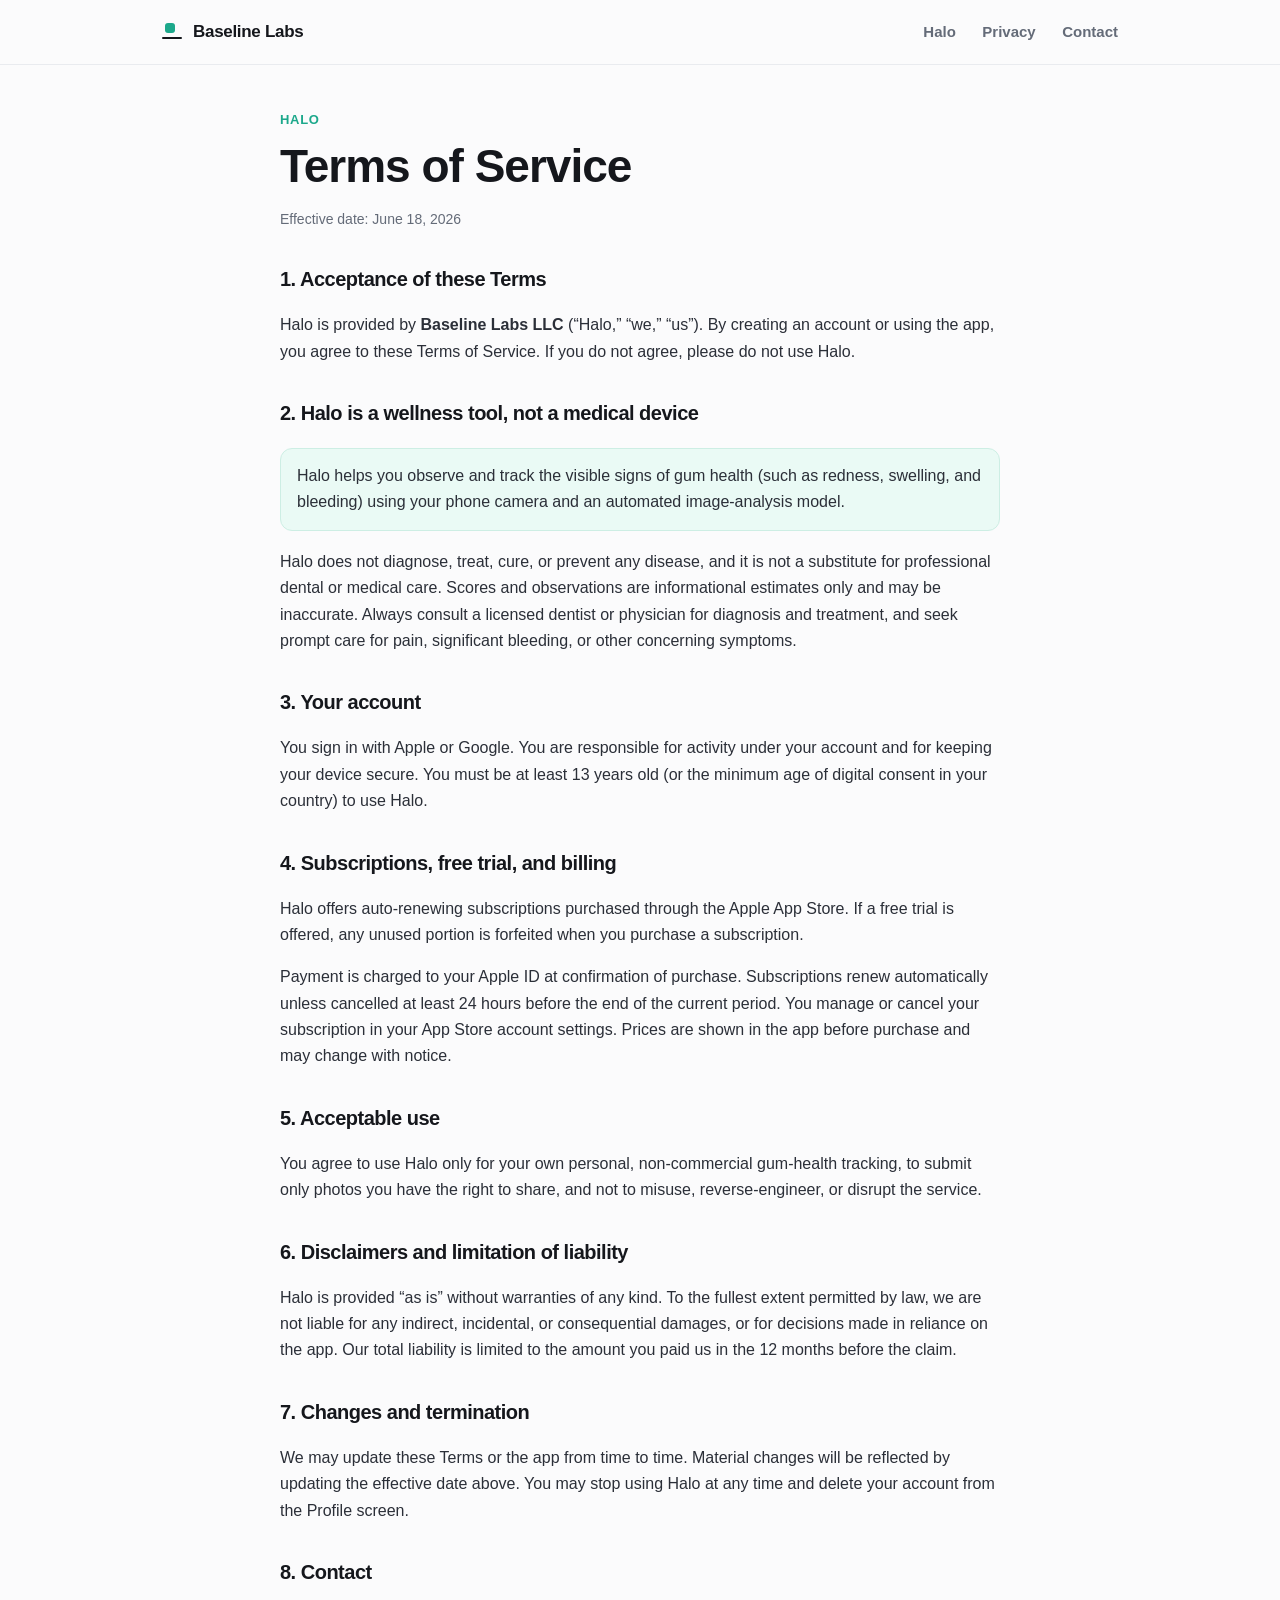
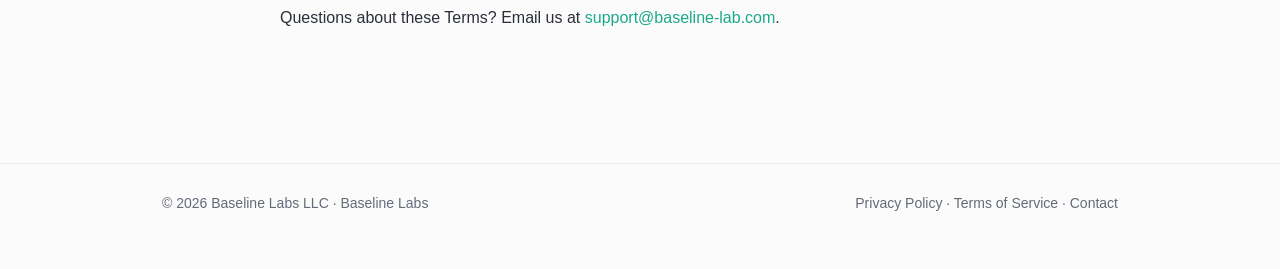
<file: halo/terms.html>
<!doctype html>
<html lang="en">
<head>
  <meta charset="utf-8" />
  <meta name="viewport" content="width=device-width, initial-scale=1" />
  <meta name="robots" content="noindex, nofollow, noarchive, nosnippet" />
  <title>Terms of Service — Halo</title>
  <link rel="stylesheet" href="/styles.css" />
</head>
<body class="theme-halo">
  <header class="site-header">
    <div class="wrap">
      <a class="brand" href="/"><span class="mark"></span> Baseline Labs</a>
      <nav class="nav">
        <a href="/halo/">Halo</a>
        <a href="/halo/privacy.html">Privacy</a>
        <a href="mailto:support@baseline-lab.com">Contact</a>
      </nav>
    </div>
  </header>

  <main class="wrap narrow legal">
    <div class="eyebrow">Halo</div>
    <h1>Terms of Service</h1>
    <p class="meta">Effective date: June 18, 2026</p>

    <h2>1. Acceptance of these Terms</h2>
    <p>
      Halo is provided by <strong>Baseline Labs LLC</strong> (“Halo,” “we,” “us”). By creating an account or
      using the app, you agree to these Terms of Service. If you do not agree, please do not use Halo.
    </p>

    <h2>2. Halo is a wellness tool, not a medical device</h2>
    <div class="callout">
      Halo helps you observe and track the visible signs of gum health (such as redness, swelling, and
      bleeding) using your phone camera and an automated image-analysis model.
    </div>
    <p>
      Halo does not diagnose, treat, cure, or prevent any disease, and it is not a substitute for
      professional dental or medical care. Scores and observations are informational estimates only and may
      be inaccurate. Always consult a licensed dentist or physician for diagnosis and treatment, and seek
      prompt care for pain, significant bleeding, or other concerning symptoms.
    </p>

    <h2>3. Your account</h2>
    <p>
      You sign in with Apple or Google. You are responsible for activity under your account and for keeping
      your device secure. You must be at least 13 years old (or the minimum age of digital consent in your
      country) to use Halo.
    </p>

    <h2>4. Subscriptions, free trial, and billing</h2>
    <p>
      Halo offers auto-renewing subscriptions purchased through the Apple App Store. If a free trial is
      offered, any unused portion is forfeited when you purchase a subscription.
    </p>
    <p>
      Payment is charged to your Apple ID at confirmation of purchase. Subscriptions renew automatically
      unless cancelled at least 24 hours before the end of the current period. You manage or cancel your
      subscription in your App Store account settings. Prices are shown in the app before purchase and may
      change with notice.
    </p>

    <h2>5. Acceptable use</h2>
    <p>
      You agree to use Halo only for your own personal, non-commercial gum-health tracking, to submit only
      photos you have the right to share, and not to misuse, reverse-engineer, or disrupt the service.
    </p>

    <h2>6. Disclaimers and limitation of liability</h2>
    <p>
      Halo is provided “as is” without warranties of any kind. To the fullest extent permitted by law, we are
      not liable for any indirect, incidental, or consequential damages, or for decisions made in reliance on
      the app. Our total liability is limited to the amount you paid us in the 12 months before the claim.
    </p>

    <h2>7. Changes and termination</h2>
    <p>
      We may update these Terms or the app from time to time. Material changes will be reflected by updating
      the effective date above. You may stop using Halo at any time and delete your account from the Profile
      screen.
    </p>

    <h2>8. Contact</h2>
    <p>Questions about these Terms? Email us at <a href="mailto:support@baseline-lab.com">support@baseline-lab.com</a>.</p>
  </main>

  <footer class="site-footer">
    <div class="wrap">
      <span>© 2026 Baseline Labs LLC · <a href="/">Baseline Labs</a></span>
      <span>
        <a href="/halo/privacy.html">Privacy Policy</a> ·
        <a href="/halo/terms.html">Terms of Service</a> ·
        <a href="mailto:support@baseline-lab.com">Contact</a>
      </span>
    </div>
  </footer>
</body>
</html>
</file>
<file: styles.css>
/* Baseline Labs — product studio site. Static, no build step.
   Parent brand is neutral; each product overrides --accent via a theme class
   on <body> (e.g. .theme-halo). Add a product = pick a color, drop a card. */
:root {
  --ink: #15171c;
  --body: #2b2f38;
  --muted: #646b78;
  --line: #e9ebef;
  --bg: #fbfbfc;
  --surface: #ffffff;

  /* Parent (Baseline Labs) accent — calm indigo */
  --accent: #4b56d2;
  --accent-soft: #eef0fd;
  --accent-line: #d8ddfa;

  --maxw: 1000px;
  --radius: 16px;
}
/* Per-product theme: Halo = teal */
.theme-halo {
  --accent: #1CA88B;
  --accent-soft: #eafaf5;
  --accent-line: #cdeee4;
}

* { box-sizing: border-box; }
html { scroll-behavior: smooth; }
body {
  margin: 0; background: var(--bg); color: var(--body);
  font: 16px/1.65 -apple-system, BlinkMacSystemFont, "Segoe UI", Roboto, Helvetica, Arial, sans-serif;
  -webkit-font-smoothing: antialiased;
}
a { color: var(--accent); text-decoration: none; }
a:hover { text-decoration: underline; }
.wrap { max-width: var(--maxw); margin: 0 auto; padding: 0 22px; }
.narrow { max-width: 720px; }

/* Header */
.site-header {
  position: sticky; top: 0; z-index: 10;
  background: rgba(251,251,252,0.86); backdrop-filter: saturate(180%) blur(10px);
  border-bottom: 1px solid var(--line);
}
.site-header .wrap { display: flex; align-items: center; justify-content: space-between; height: 64px; }
.brand { display: flex; align-items: center; gap: 11px; font-weight: 800; color: var(--ink); letter-spacing: -0.3px; font-size: 17px; }
.brand:hover { text-decoration: none; }
/* CSS-only "baseline" mark: a small square resting on a baseline */
.mark { position: relative; width: 20px; height: 20px; display: inline-block; flex: 0 0 auto; }
.mark::before { content: ""; position: absolute; left: 3px; top: 1px; width: 10px; height: 10px; background: var(--accent); border-radius: 3px; }
.mark::after  { content: ""; position: absolute; left: 0; bottom: 3px; width: 20px; height: 2px; background: var(--ink); border-radius: 2px; }
.nav a { color: var(--muted); font-weight: 600; font-size: 15px; margin-left: 22px; }
.nav a:hover { color: var(--ink); text-decoration: none; }

/* Hero */
.hero { padding: 92px 0 40px; }
.eyebrow { color: var(--accent); font-weight: 700; letter-spacing: 0.7px; text-transform: uppercase; font-size: 13px; }
h1 { font-size: 46px; line-height: 1.08; letter-spacing: -1px; color: var(--ink); margin: 12px 0 16px; max-width: 760px; }
.hero .lead { font-size: 20px; color: var(--muted); max-width: 600px; }

/* Sections */
section { padding: 34px 0; }
.section-head { margin-bottom: 8px; }
h2 { font-size: 28px; letter-spacing: -0.5px; color: var(--ink); margin: 0 0 6px; }
h3 { font-size: 18px; color: var(--ink); margin: 0 0 6px; }
.lead { color: var(--muted); max-width: 640px; }

/* Products grid */
.products { display: grid; grid-template-columns: 1fr 1fr; gap: 18px; margin-top: 24px; }
.product-card {
  background: var(--surface); border: 1px solid var(--line); border-radius: 20px;
  padding: 26px; display: flex; flex-direction: column; transition: border-color .15s, transform .15s;
}
.product-card:hover { text-decoration: none; border-color: var(--accent-line); transform: translateY(-2px); }
.product-card.featured { grid-column: 1 / -1; flex-direction: row; gap: 28px; align-items: center; }
.product-card .pc-body { flex: 1; }
.product-logo {
  width: 52px; height: 52px; border-radius: 14px; display: grid; place-items: center;
  font-size: 26px; margin-bottom: 14px;
}
.product-card.featured .product-logo { margin-bottom: 0; }
.tag {
  display: inline-block; background: var(--accent-soft); border: 1px solid var(--accent-line);
  color: var(--accent); font-weight: 700; font-size: 11px; letter-spacing: 0.5px;
  text-transform: uppercase; padding: 4px 10px; border-radius: 999px; margin-bottom: 12px;
}
.product-card h3 { font-size: 22px; }
.product-card p { color: var(--muted); margin: 6px 0 0; }
.product-card .cta-row { margin-top: 16px; font-weight: 700; color: var(--accent); }
.more-card {
  border: 1px dashed var(--line); background: transparent; color: var(--muted);
  display: grid; place-items: center; text-align: center; min-height: 150px; border-radius: 20px;
}
@media (max-width: 760px) {
  .products { grid-template-columns: 1fr; }
  .product-card.featured { flex-direction: column; align-items: flex-start; }
  h1 { font-size: 34px; }
}

/* Phone screenshots showcase */
.screens { display: flex; gap: 18px; justify-content: center; align-items: flex-start; flex-wrap: wrap; margin-top: 36px; }
.shot { width: 214px; border-radius: 30px; overflow: hidden; background: #fff; border: 1px solid var(--line); box-shadow: 0 18px 42px rgba(20,30,28,0.16); }
.shot img { width: 100%; display: block; }
.shot.raise { transform: translateY(-18px); }
@media (max-width: 760px) { .shot { width: 168px; } .shot.raise { transform: none; } }

/* App Store badge */
.appstore-badge {
  display: inline-flex; align-items: center; gap: 11px; background: #111418; color: #fff;
  padding: 10px 18px; border-radius: 14px; margin-top: 22px; line-height: 1.1;
}
.appstore-badge:hover { text-decoration: none; opacity: 0.92; }
.appstore-badge svg { width: 22px; height: 22px; flex: 0 0 auto; }
.appstore-badge .ab-txt { display: flex; flex-direction: column; }
.appstore-badge .ab-txt small { font-size: 10px; opacity: 0.82; letter-spacing: 0.3px; }
.appstore-badge .ab-txt b { font-size: 17px; font-weight: 700; letter-spacing: -0.2px; }
.appstore-badge.soon { opacity: 0.5; pointer-events: none; }

/* Values band */
.values { display: grid; grid-template-columns: repeat(3, 1fr); gap: 18px; margin-top: 22px; }
.value { background: var(--surface); border: 1px solid var(--line); border-radius: var(--radius); padding: 22px; }
.value .vi { font-size: 20px; }
@media (max-width: 760px) { .values { grid-template-columns: 1fr; } }

/* Buttons */
.btn {
  display: inline-block; margin-top: 18px; background: var(--accent); color: #fff;
  font-weight: 700; padding: 12px 20px; border-radius: 999px;
}
.btn:hover { text-decoration: none; opacity: 0.92; }
.btn.ghost { background: var(--surface); color: var(--accent); border: 1px solid var(--accent-line); margin-left: 8px; }
.feature-list { list-style: none; padding: 0; margin: 18px 0 0; }
.feature-list li { padding: 6px 0 6px 28px; position: relative; color: var(--body); }
.feature-list li::before { content: "✓"; color: var(--accent); font-weight: 800; position: absolute; left: 0; }
.disclaimer { color: var(--muted); font-size: 14px; margin-top: 18px; }

/* Contact */
.contact { background: var(--surface); border: 1px solid var(--line); border-radius: 18px; padding: 28px; margin-top: 10px; }

/* Legal pages */
.legal { padding: 44px 0 70px; }
.legal .meta { color: var(--muted); font-size: 14px; margin: 4px 0 26px; }
.legal h2 { font-size: 20px; margin: 32px 0 8px; }
.legal h3 { font-size: 16px; margin: 18px 0 4px; }
.callout { background: var(--accent-soft); border: 1px solid var(--accent-line); border-radius: 12px; padding: 14px 16px; margin: 18px 0; }
table { width: 100%; border-collapse: collapse; margin: 12px 0; font-size: 14px; }
th, td { text-align: left; padding: 9px 10px; border-bottom: 1px solid var(--line); vertical-align: top; }
th { color: var(--muted); }

/* Footer */
.site-footer { border-top: 1px solid var(--line); margin-top: 46px; padding: 28px 0 54px; color: var(--muted); font-size: 14px; }
.site-footer .wrap { display: flex; flex-wrap: wrap; gap: 8px 18px; align-items: center; justify-content: space-between; }
.site-footer a { color: var(--muted); }
.site-footer a:hover { color: var(--ink); }
</file>
